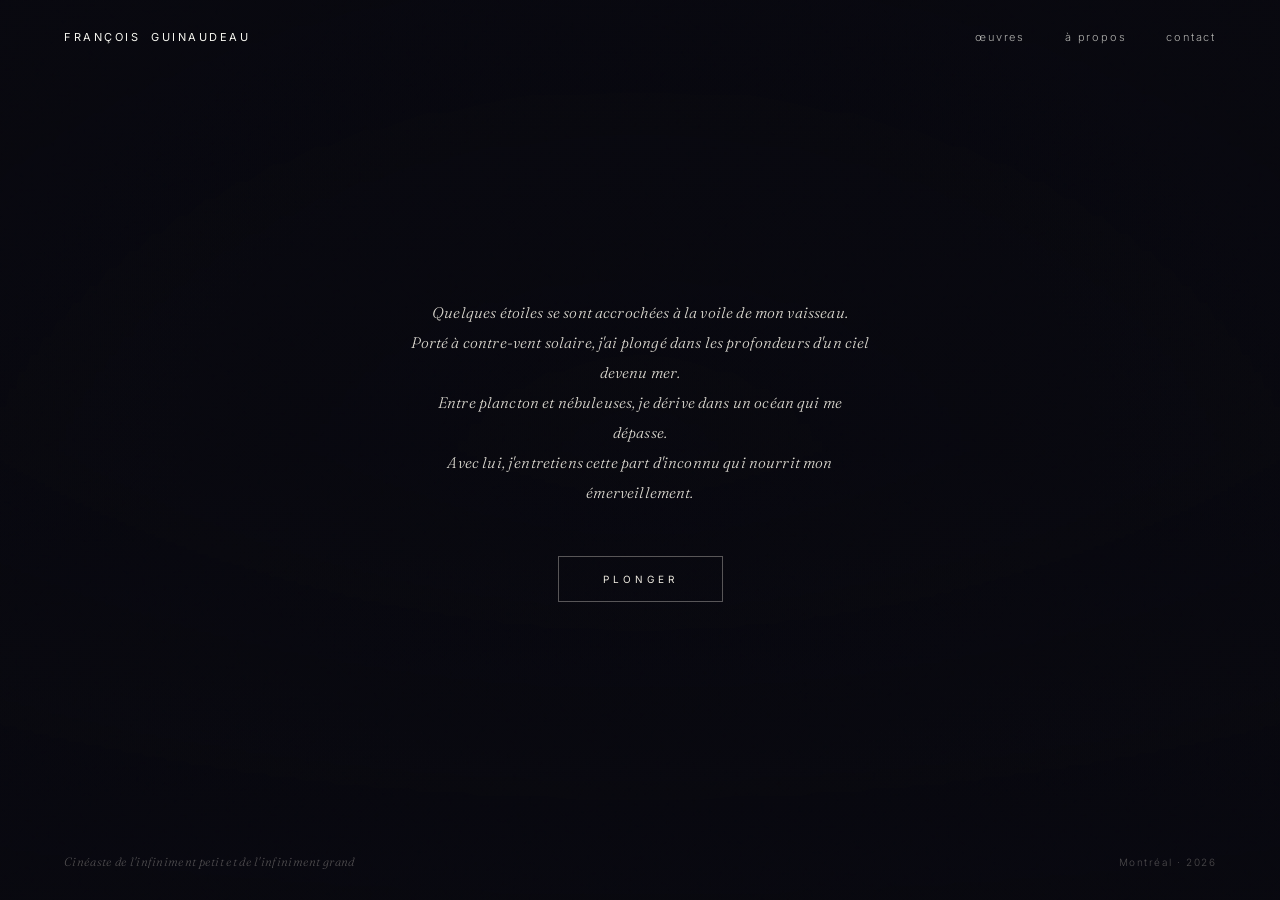
<file: index.html>
<!DOCTYPE html>
<html lang="fr">
<head>
<meta charset="UTF-8">
<meta name="viewport" content="width=device-width, initial-scale=1.0">
<title>François Guinaudeau</title>
<meta name="description" content="Cinéaste immersif de l'infiniment petit et de l'infiniment grand.">
<link rel="preconnect" href="https://fonts.googleapis.com">
<link rel="preconnect" href="https://fonts.gstatic.com" crossorigin>
<link href="https://fonts.googleapis.com/css2?family=Fraunces:ital,opsz,wght@0,9..144,300;0,9..144,400;1,9..144,300;1,9..144,400&family=Inter:wght@200;300;400&display=swap" rel="stylesheet">
<link rel="stylesheet" href="style.css">
</head>
<body class="home">

<div class="hero-video">
  <iframe
    src="https://player.vimeo.com/video/1059870791?background=1&autoplay=1&loop=1&byline=0&title=0&muted=1"
    frameborder="0"
    allow="autoplay; fullscreen"
    allowfullscreen></iframe>
  <div class="hero-overlay"></div>
  <div class="grain"></div>
</div>

<header class="nav">
  <a href="index.html" class="nav-logo">FRANÇOIS&nbsp;&nbsp;GUINAUDEAU</a>
  <nav class="nav-links">
    <a href="oeuvres.html">œuvres</a>
    <a href="a-propos.html">à propos</a>
    <a href="contact.html">contact</a>
  </nav>
  <button class="nav-toggle" aria-label="Menu">
    <span></span><span></span><span></span>
  </button>
</header>

<main class="hero-content">
  <p class="hero-poem">
    Quelques étoiles se sont accrochées à la voile de mon vaisseau.<br>
    Porté à contre-vent solaire, j'ai plongé dans les profondeurs d'un ciel devenu mer.<br>
    Entre plancton et nébuleuses, je dérive dans un océan qui me dépasse.<br>
    Avec lui, j'entretiens cette part d'inconnu qui nourrit mon émerveillement.
  </p>
  <a href="oeuvres.html" class="hero-cta">Plonger</a>
</main>

<div class="hero-footer">
  <span class="hero-tagline">Cinéaste de l'infiniment petit et de l'infiniment grand</span>
  <span class="hero-location">Montréal · 2026</span>
</div>

<script src="script.js"></script>
</body>
</html>
</file>
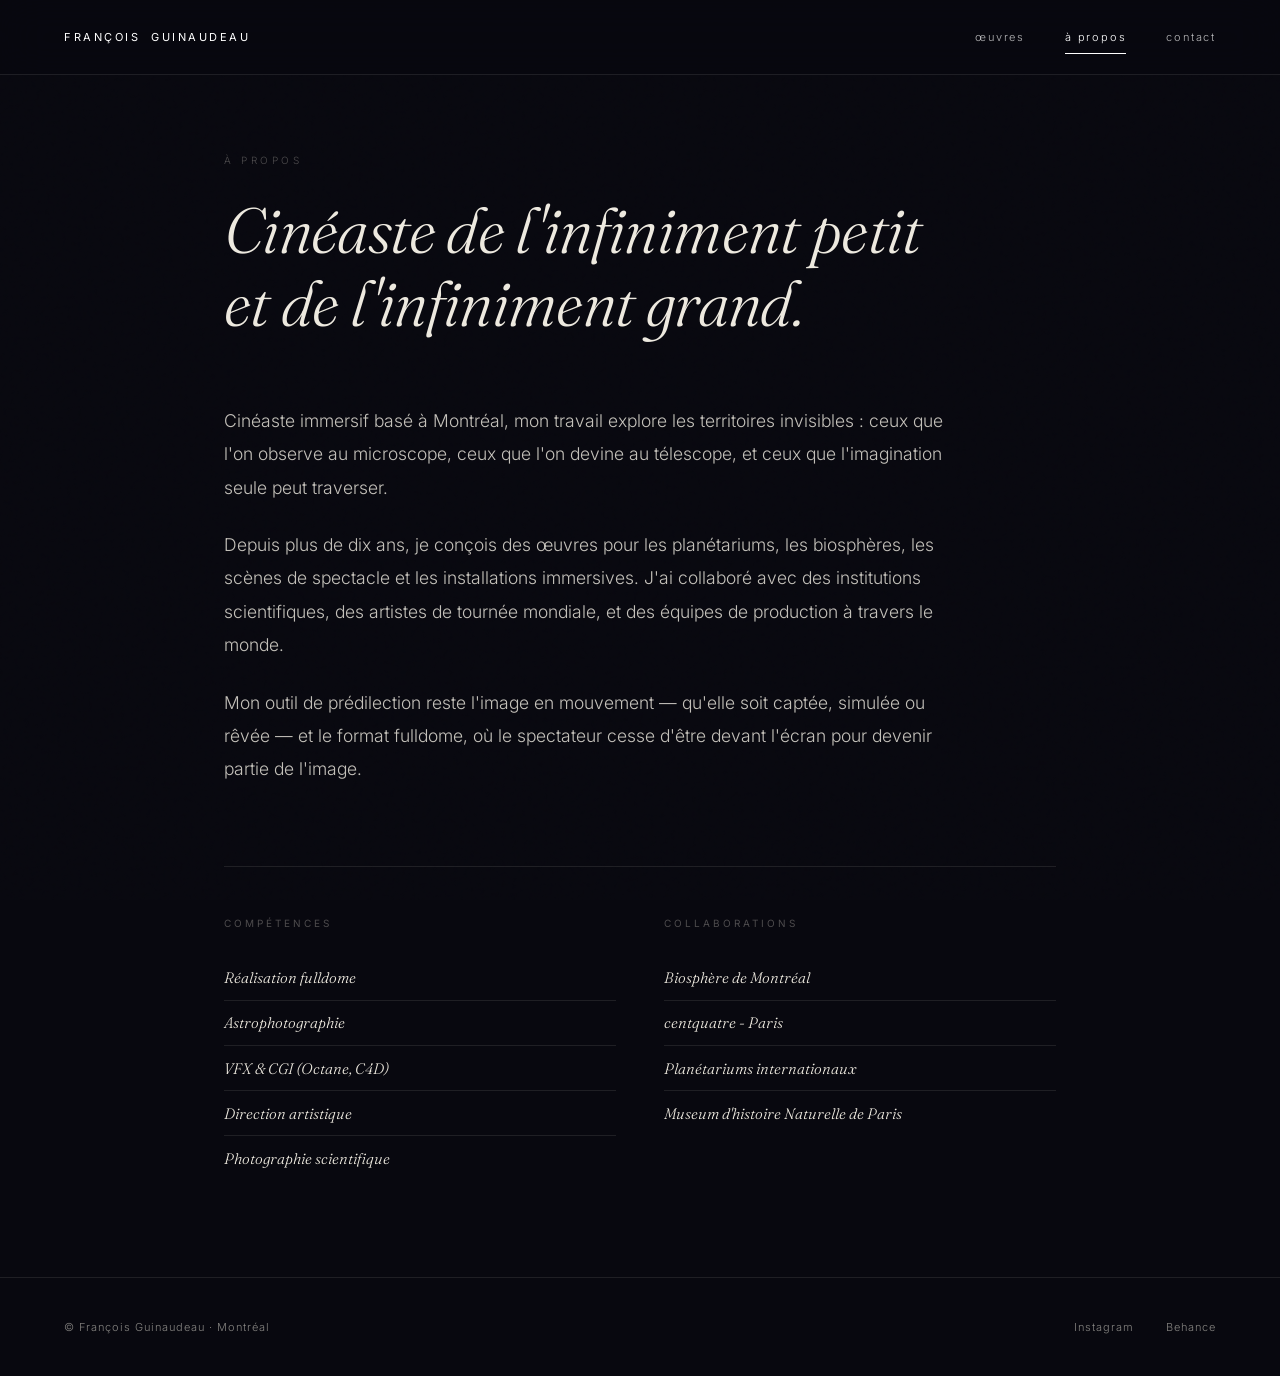
<file: a-propos.html>
<!DOCTYPE html>
<html lang="fr">
<head>
<meta charset="UTF-8">
<meta name="viewport" content="width=device-width, initial-scale=1.0">
<title>À propos — François Guinaudeau</title>
<link rel="preconnect" href="https://fonts.googleapis.com">
<link rel="preconnect" href="https://fonts.gstatic.com" crossorigin>
<link href="https://fonts.googleapis.com/css2?family=Fraunces:ital,opsz,wght@0,9..144,300;0,9..144,400;1,9..144,300;1,9..144,400&family=Inter:wght@200;300;400&display=swap" rel="stylesheet">
<link rel="stylesheet" href="style.css">
</head>
<body class="page">

<div class="grain grain-page"></div>

<header class="nav nav-page">
  <a href="index.html" class="nav-logo">FRANÇOIS&nbsp;&nbsp;GUINAUDEAU</a>
  <nav class="nav-links">
    <a href="oeuvres.html">œuvres</a>
    <a href="a-propos.html" class="active">à propos</a>
    <a href="contact.html">contact</a>
  </nav>
  <button class="nav-toggle" aria-label="Menu">
    <span></span><span></span><span></span>
  </button>
</header>

<main class="about">
  <div class="about-inner">
    <p class="about-eyebrow">À propos</p>
    <h1><em>Cinéaste de l'infiniment petit<br>et de l'infiniment grand.</em></h1>

    <div class="about-text">
      <p>
       Cinéaste immersif basé à Montréal, mon travail explore les territoires invisibles : ceux que l'on observe au microscope, ceux que l'on devine au télescope, et ceux que l'imagination seule peut traverser.
      </p>
      <p>
        Depuis plus de dix ans, je conçois des œuvres pour les planétariums, les biosphères, les scènes de spectacle et les installations immersives. J'ai collaboré avec des institutions scientifiques, des artistes de tournée mondiale, et des équipes de production à travers le monde.
      </p>
      <p>
        Mon outil de prédilection reste l'image en mouvement — qu'elle soit captée, simulée ou rêvée — et le format fulldome, où le spectateur cesse d'être devant l'écran pour devenir partie de l'image.
      </p>
    </div>

    <div class="about-meta">
      <div>
        <h3>Compétences</h3>
        <ul>
          <li>Réalisation fulldome</li>
          <li>Astrophotographie</li>
          <li>VFX & CGI (Octane, C4D)</li>
          <li>Direction artistique</li>
          <li>Photographie scientifique</li>
        </ul>
      </div>
      <div>
        <h3>Collaborations</h3>
        <ul>
          <li>Biosphère de Montréal</li>
          <li>centquatre - Paris</li>
          <li>Planétariums internationaux</li>
          <li>Museum d'histoire Naturelle de Paris</li>
        </ul>
      </div>
    </div>
  </div>
</main>

<footer class="footer">
  <div class="footer-inner">
    <p>© François Guinaudeau · Montréal</p>
    <div class="footer-links">
      <a href="https://www.instagram.com/francois.guinaudeau/" target="_blank" rel="noopener">Instagram</a>
      <a href="https://www.behance.net/guino" target="_blank" rel="noopener">Behance</a>
    </div>
  </div>
</footer>

<script src="script.js"></script>
</body>
</html>
</file>
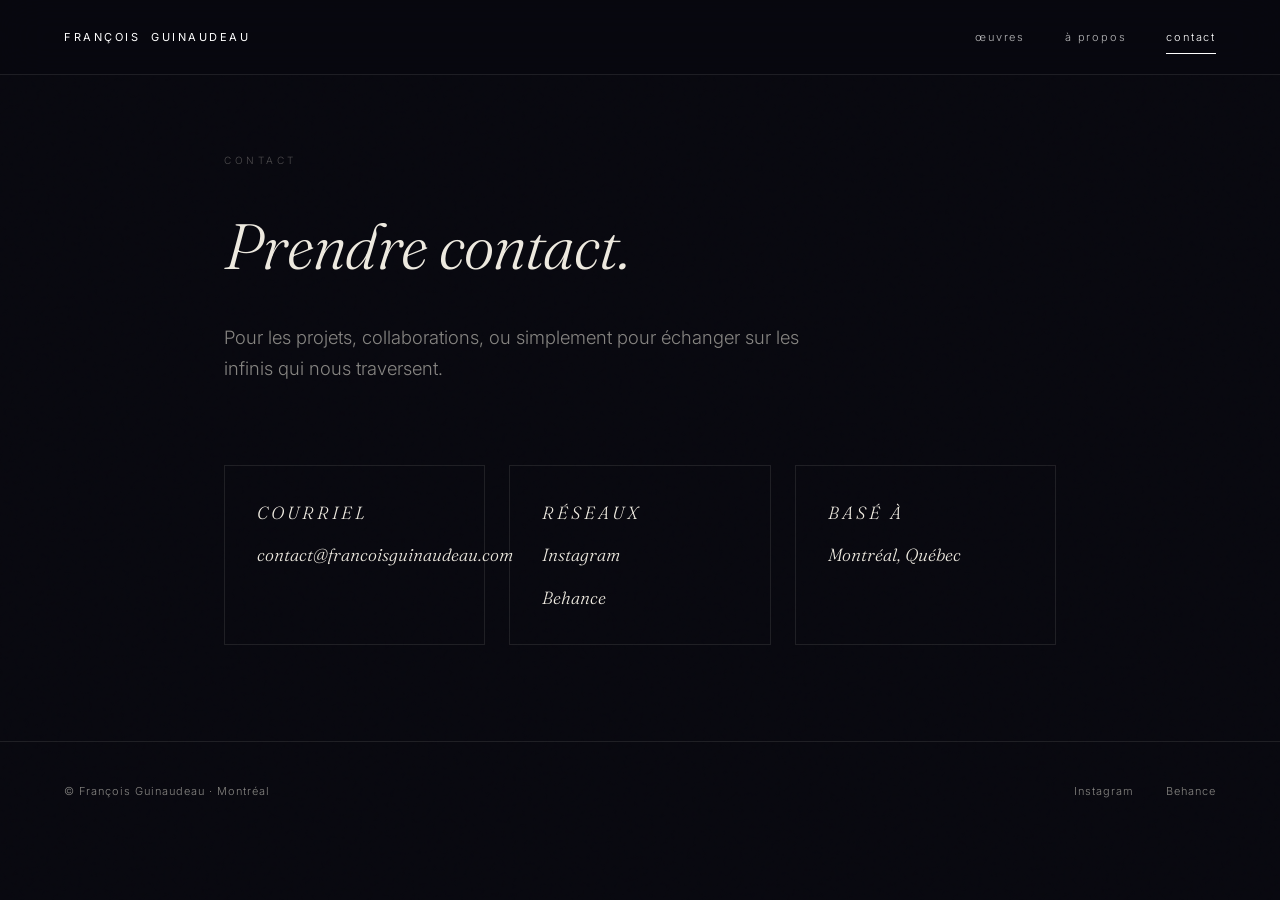
<file: contact.html>
<!DOCTYPE html>
<html lang="fr">
<head>
<meta charset="UTF-8">
<meta name="viewport" content="width=device-width, initial-scale=1.0">
<title>Contact — François Guinaudeau</title>
<link rel="preconnect" href="https://fonts.googleapis.com">
<link rel="preconnect" href="https://fonts.gstatic.com" crossorigin>
<link href="https://fonts.googleapis.com/css2?family=Fraunces:ital,opsz,wght@0,9..144,300;0,9..144,400;1,9..144,300;1,9..144,400&family=Inter:wght@200;300;400&display=swap" rel="stylesheet">
<link rel="stylesheet" href="style.css">
</head>
<body class="page">

<div class="grain grain-page"></div>

<header class="nav nav-page">
  <a href="index.html" class="nav-logo">FRANÇOIS&nbsp;&nbsp;GUINAUDEAU</a>
  <nav class="nav-links">
    <a href="oeuvres.html">œuvres</a>
    <a href="a-propos.html">à propos</a>
    <a href="contact.html" class="active">contact</a>
  </nav>
  <button class="nav-toggle" aria-label="Menu">
    <span></span><span></span><span></span>
  </button>
</header>

<main class="contact">
  <div class="contact-inner">
    <p class="contact-eyebrow">Contact</p>
    <h1><em>Prendre contact.</em></h1>
    <p class="contact-lead">
      Pour les projets, collaborations, ou simplement pour échanger sur les infinis qui nous traversent.
    </p>

    <div class="contact-grid">
      <div class="contact-card">
        <p class="contact-label">COURRIEL</p>
        <a href="mailto:contact@francoisguinaudeau.com">contact@francoisguinaudeau.com</a>
      </div>

      <div class="contact-card">
        <p class="contact-label">RÉSEAUX</p>
        <a href="https://www.instagram.com/francois.guinaudeau/" target="_blank" rel="noopener">Instagram</a>
        <a href="https://www.behance.net/guino" target="_blank" rel="noopener">Behance</a>
      </div>

      <div class="contact-card">
        <p class="contact-label">BASÉ À</p>
        <p>Montréal, Québec</p>
      </div>
    </div>
  </div>
</main>

<footer class="footer">
  <div class="footer-inner">
    <p>© François Guinaudeau · Montréal</p>
    <div class="footer-links">
      <a href="https://www.instagram.com/francois.guinaudeau/" target="_blank" rel="noopener">Instagram</a>
      <a href="https://www.behance.net/guino" target="_blank" rel="noopener">Behance</a>
    </div>
  </div>
</footer>

<script src="script.js"></script>
</body>
</html>
</file>
<file: style.css>
/* === RESET === */
*, *::before, *::after { box-sizing: border-box; margin: 0; padding: 0; }

:root {
  /* Noir bleuté plus profond, rappelle le ciel astronomique */
  --bg: #08080f;
  --bg-soft: #10101a;
  --bg-elevated: #14141f;

  /* Blanc cassé, légèrement chaud */
  --text: #ede9df;
  --text-muted: rgba(237, 233, 223, 0.55);
  --text-dim: rgba(237, 233, 223, 0.3);
  --text-faint: rgba(237, 233, 223, 0.15);

  --border: rgba(237, 233, 223, 0.1);
  --border-strong: rgba(237, 233, 223, 0.2);

  /* Typographie */
  --font-sans: 'Inter', -apple-system, BlinkMacSystemFont, sans-serif;
  --font-serif: 'Fraunces', Georgia, serif;

  --max-width: 1400px;
  --gutter: clamp(1.5rem, 5vw, 4rem);

  /* Transitions lentes et contemplatives */
  --ease-out: cubic-bezier(0.22, 1, 0.36, 1);
  --duration: 800ms;
}

html { scroll-behavior: smooth; }

body {
  background: var(--bg);
  color: var(--text);
  font-family: var(--font-sans);
  font-weight: 300;
  line-height: 1.65;
  -webkit-font-smoothing: antialiased;
  -moz-osx-font-smoothing: grayscale;
  min-height: 100vh;
  overflow-x: hidden;
}

a {
  color: inherit;
  text-decoration: none;
  transition: opacity var(--duration) var(--ease-out), color var(--duration) var(--ease-out);
}
a:hover { opacity: 0.6; }

img { max-width: 100%; height: auto; display: block; }

em { font-style: italic; }

/* === GRAIN — texture pellicule === */
.grain {
  position: fixed;
  inset: 0;
  pointer-events: none;
  z-index: 50;
  opacity: 0.08;
  mix-blend-mode: overlay;
  background-image: url("data:image/svg+xml,%3Csvg viewBox='0 0 200 200' xmlns='http://www.w3.org/2000/svg'%3E%3Cfilter id='n'%3E%3CfeTurbulence type='fractalNoise' baseFrequency='0.85' numOctaves='3' stitchTiles='stitch'/%3E%3C/filter%3E%3Crect width='100%25' height='100%25' filter='url(%23n)'/%3E%3C/svg%3E");
}

.grain-page {
  position: fixed;
  opacity: 0.04;
}

/* === NAVIGATION === */
.nav {
  position: fixed;
  top: 0;
  left: 0;
  right: 0;
  z-index: 100;
  display: flex;
  justify-content: space-between;
  align-items: center;
  padding: 1.75rem var(--gutter);
  background: transparent;
  transition: background var(--duration) var(--ease-out);
  mix-blend-mode: difference;
}

.nav-page,
.nav-project {
  mix-blend-mode: normal;
  background: rgba(8, 8, 15, 0.7);
  backdrop-filter: blur(20px) saturate(120%);
  -webkit-backdrop-filter: blur(20px) saturate(120%);
  border-bottom: 1px solid var(--border);
}

.nav-project {
  background: transparent;
  border-bottom: none;
  backdrop-filter: none;
}

.nav-project.scrolled {
  background: rgba(8, 8, 15, 0.85);
  backdrop-filter: blur(20px) saturate(120%);
  -webkit-backdrop-filter: blur(20px) saturate(120%);
  border-bottom: 1px solid var(--border);
}

.nav-logo {
  font-size: 11px;
  letter-spacing: 2.5px;
  font-weight: 400;
  color: #fff;
}

.nav-links {
  display: flex;
  gap: 2.5rem;
}

.nav-links a {
  font-size: 11px;
  letter-spacing: 1.8px;
  color: #fff;
  position: relative;
  opacity: 0.7;
}

.nav-links a:hover { opacity: 1; }

.nav-links a.active {
  opacity: 1;
}

.nav-links a.active::after {
  content: '';
  position: absolute;
  bottom: -8px;
  left: 0;
  right: 0;
  height: 1px;
  background: currentColor;
}

.nav-toggle {
  display: none;
  background: none;
  border: none;
  cursor: pointer;
  padding: 0.5rem;
  flex-direction: column;
  gap: 4px;
}

.nav-toggle span {
  display: block;
  width: 22px;
  height: 1px;
  background: currentColor;
  transition: transform 0.4s var(--ease-out), opacity 0.4s var(--ease-out);
}

/* === HOME — message perdu en mer === */
body.home { overflow: hidden; height: 100vh; }

.hero-video {
  position: fixed;
  top: 0; left: 0;
  width: 100vw; height: 100vh;
  z-index: 1;
  overflow: hidden;
  background: var(--bg);
}

.hero-video iframe {
  position: absolute;
  top: 50%; left: 50%;
  width: 100vw; height: 56.25vw;
  min-height: 100vh;
  min-width: 177.77vh;
  transform: translate(-50%, -50%);
  border: 0;
  pointer-events: none;
}

.hero-overlay {
  position: absolute;
  inset: 0;
  background:
    radial-gradient(ellipse at center, rgba(8,8,15,0.3) 0%, rgba(8,8,15,0.7) 100%),
    linear-gradient(180deg, rgba(8,8,15,0.5) 0%, rgba(8,8,15,0.4) 50%, rgba(8,8,15,0.85) 100%);
}

.hero-content {
  position: relative;
  z-index: 10;
  height: 100vh;
  display: flex;
  flex-direction: column;
  align-items: center;
  justify-content: center;
  text-align: center;
  padding: 0 var(--gutter);
}

/* Texte plus serré, plus petit, "message perdu en mer" */
.hero-poem {
  font-family: var(--font-serif);
  font-weight: 300;
  font-style: italic;
  font-size: clamp(0.95rem, 1.2vw, 1.1rem);
  line-height: 1.95;
  max-width: 460px;
  margin-bottom: 3rem;
  color: rgba(237, 233, 223, 0.92);
  letter-spacing: 0.01em;
  animation: fadeUp 2s var(--ease-out);
}

.hero-cta {
  display: inline-block;
  padding: 0.85rem 2.75rem;
  border: 1px solid rgba(237, 233, 223, 0.35);
  font-size: 10px;
  letter-spacing: 4px;
  font-weight: 400;
  text-transform: uppercase;
  color: var(--text);
  transition: all var(--duration) var(--ease-out);
  animation: fadeUp 2s var(--ease-out) 0.4s both;
}

.hero-cta:hover {
  background: var(--text);
  color: var(--bg);
  opacity: 1;
  border-color: var(--text);
  letter-spacing: 5px;
}

.hero-footer {
  position: fixed;
  bottom: 1.75rem;
  left: var(--gutter);
  right: var(--gutter);
  z-index: 10;
  display: flex;
  justify-content: space-between;
  align-items: center;
  font-size: 10px;
  letter-spacing: 1.5px;
  color: var(--text-dim);
  animation: fadeUp 2s var(--ease-out) 0.8s both;
}

.hero-tagline {
  font-style: italic;
  font-family: var(--font-serif);
  font-size: 12px;
  letter-spacing: 0.3px;
  text-transform: none;
}

@keyframes fadeUp {
  from { opacity: 0; transform: translateY(15px); }
  to { opacity: 1; transform: translateY(0); }
}

/* === PAGES (œuvres, à propos, contact) === */
body.page { padding-top: 5.5rem; }

/* === ŒUVRES — bandes horizontales === */
.works {
  max-width: var(--max-width);
  margin: 0 auto;
  padding: 4rem var(--gutter) 6rem;
}

.works-header {
  text-align: center;
  margin-bottom: 6rem;
}

.works-eyebrow {
  font-size: 10px;
  letter-spacing: 3.5px;
  color: var(--text-dim);
  text-transform: uppercase;
  margin-bottom: 1.5rem;
}

.works-title {
  font-family: var(--font-serif);
  font-weight: 300;
  font-size: clamp(2rem, 5vw, 4rem);
  line-height: 1.15;
  color: var(--text);
  letter-spacing: -0.01em;
}

.works-list {
  display: flex;
  flex-direction: column;
  border-top: 1px solid var(--border);
}

.work-row {
  display: grid;
  grid-template-columns: 60px 2fr 1.5fr 40px;
  align-items: center;
  gap: 2.5rem;
  padding: 2rem 0;
  border-bottom: 1px solid var(--border);
  position: relative;
  transition: opacity var(--duration) var(--ease-out);
}

.work-row:hover { opacity: 1; }

.work-num {
  font-family: var(--font-serif);
  font-style: italic;
  font-size: 14px;
  color: var(--text-dim);
  letter-spacing: 0.5px;
  transition: color var(--duration) var(--ease-out);
}

.work-row:hover .work-num { color: var(--text); }

.work-media {
  position: relative;
  overflow: hidden;
  aspect-ratio: 21/9;
  width: 100%;
}

.work-thumb {
  position: absolute;
  inset: 0;
  background-size: cover;
  background-position: center;
  transition: transform 1.2s var(--ease-out), filter 1.2s var(--ease-out);
  filter: grayscale(20%) brightness(0.85);
}

.work-row:hover .work-thumb {
  transform: scale(1.05);
  filter: grayscale(0%) brightness(1);
}

.work-info {
  display: flex;
  flex-direction: column;
  gap: 0.5rem;
}

.work-title {
  font-family: var(--font-serif);
  font-weight: 300;
  font-size: clamp(1.4rem, 2.2vw, 1.85rem);
  line-height: 1.2;
  color: var(--text);
  letter-spacing: -0.01em;
  transition: transform var(--duration) var(--ease-out);
}

.work-row:hover .work-title {
  transform: translateX(8px);
}

.work-meta {
  font-size: 12px;
  letter-spacing: 0.5px;
  color: var(--text-muted);
}

.work-arrow {
  font-size: 18px;
  color: var(--text-dim);
  transition: transform var(--duration) var(--ease-out), color var(--duration) var(--ease-out);
  text-align: right;
}

.work-row:hover .work-arrow {
  transform: translateX(8px);
  color: var(--text);
}

/* === PROJET — Hero plein écran + scroll éditorial === */
body.project-page { padding-top: 0; }

.project-hero {
  position: relative;
  width: 100%;
  height: 100vh;
  min-height: 600px;
  overflow: hidden;
}

.project-hero-media {
  position: absolute;
  inset: 0;
}

.project-hero-media img {
  width: 100%;
  height: 100%;
  object-fit: cover;
  filter: brightness(0.65);
}

.project-hero-overlay {
  position: absolute;
  inset: 0;
  background:
    linear-gradient(180deg,
      rgba(8,8,15,0.5) 0%,
      rgba(8,8,15,0.2) 30%,
      rgba(8,8,15,0.4) 70%,
      rgba(8,8,15,0.95) 100%);
}

.project-hero-content {
  position: absolute;
  left: 0;
  right: 0;
  bottom: 12vh;
  text-align: center;
  padding: 0 var(--gutter);
  z-index: 5;
  animation: fadeUp 1.8s var(--ease-out);
}

.project-eyebrow {
  font-size: 10px;
  letter-spacing: 4px;
  color: rgba(237, 233, 223, 0.7);
  text-transform: uppercase;
  margin-bottom: 1.5rem;
}

.project-hero-title {
  font-family: var(--font-serif);
  font-weight: 300;
  font-size: clamp(2.5rem, 7vw, 5.5rem);
  line-height: 1.05;
  color: #fff;
  letter-spacing: -0.02em;
  margin-bottom: 1.5rem;
}

.project-hero-tagline {
  font-family: var(--font-serif);
  font-style: italic;
  font-weight: 300;
  font-size: clamp(1rem, 1.3vw, 1.2rem);
  color: rgba(237, 233, 223, 0.85);
  max-width: 540px;
  margin: 0 auto;
  line-height: 1.7;
}

.project-scroll-hint {
  position: absolute;
  bottom: 2rem;
  left: 50%;
  transform: translateX(-50%);
  z-index: 5;
  font-size: 9px;
  letter-spacing: 3px;
  color: rgba(237, 233, 223, 0.5);
  animation: fadeUp 2s var(--ease-out) 1s both, pulse 3s ease-in-out 2s infinite;
}

@keyframes pulse {
  0%, 100% { opacity: 0.5; transform: translate(-50%, 0); }
  50% { opacity: 1; transform: translate(-50%, 4px); }
}

/* Contenu éditorial du projet */
.project-content {
  position: relative;
  background: var(--bg);
  padding: 6rem var(--gutter) 4rem;
}

.project-intro-block {
  max-width: 800px;
  margin: 0 auto 5rem;
  text-align: center;
}

.project-intro {
  font-family: var(--font-serif);
  font-style: italic;
  font-weight: 300;
  font-size: clamp(1.4rem, 2.2vw, 1.85rem);
  line-height: 1.55;
  color: var(--text);
  letter-spacing: -0.005em;
}

.project-body {
  max-width: 680px;
  margin: 0 auto 5rem;
  font-size: 1.05rem;
  line-height: 1.85;
  color: rgba(237, 233, 223, 0.82);
  font-weight: 300;
}

.project-body p { margin-bottom: 1.5rem; }

.project-body h2 {
  font-family: var(--font-serif);
  font-weight: 300;
  font-style: italic;
  font-size: 1.65rem;
  margin: 3rem 0 1.25rem;
  color: var(--text);
  letter-spacing: -0.01em;
}

.project-video {
  position: relative;
  max-width: 1200px;
  margin: 0 auto 5rem;
  width: 100%;
  aspect-ratio: 16/9;
  background: var(--bg-soft);
}

.project-video iframe {
  position: absolute;
  inset: 0;
  width: 100%;
  height: 100%;
  border: 0;
}

.project-gallery {
  display: grid;
  gap: 2rem;
  margin: 0 auto 5rem;
  max-width: 1200px;
}

.project-gallery img {
  width: 100%;
}

.project-meta {
  max-width: 1000px;
  margin: 0 auto;
  display: grid;
  grid-template-columns: repeat(auto-fit, minmax(160px, 1fr));
  gap: 2rem 3rem;
  padding: 3rem 0;
  border-top: 1px solid var(--border);
  border-bottom: 1px solid var(--border);
}

.project-meta div {
  display: flex;
  flex-direction: column;
  gap: 0.4rem;
}

.project-meta span {
  font-size: 9px;
  letter-spacing: 2.5px;
  color: var(--text-dim);
  text-transform: uppercase;
}

.project-meta strong {
  font-weight: 300;
  font-size: 14px;
  color: var(--text);
  font-family: var(--font-serif);
  font-style: italic;
}

/* Navigation entre projets */
.project-nav {
  max-width: var(--max-width);
  margin: 0 auto;
  padding: 4rem var(--gutter);
  display: grid;
  grid-template-columns: 1fr auto 1fr;
  gap: 2rem;
  align-items: center;
}

.project-nav-link {
  display: flex;
  flex-direction: column;
  gap: 0.5rem;
}

.project-nav-link.next { text-align: right; align-items: flex-end; }

.project-nav-label {
  font-size: 10px;
  letter-spacing: 2px;
  color: var(--text-dim);
  text-transform: uppercase;
}

.project-nav-title {
  font-family: var(--font-serif);
  font-style: italic;
  font-size: 1.35rem;
  color: var(--text);
  line-height: 1.2;
}

.project-nav-all {
  font-size: 11px;
  letter-spacing: 2.5px;
  text-transform: uppercase;
  color: var(--text-muted);
  padding: 0 1rem;
}

/* === À PROPOS === */
.about {
  max-width: 960px;
  margin: 0 auto;
  padding: 4rem var(--gutter) 6rem;
}

.about-eyebrow {
  font-size: 10px;
  letter-spacing: 3.5px;
  color: var(--text-dim);
  text-transform: uppercase;
  margin-bottom: 1.5rem;
}

.about-inner h1 {
  font-family: var(--font-serif);
  font-weight: 300;
  font-size: clamp(2.25rem, 5vw, 4rem);
  line-height: 1.15;
  margin-bottom: 4rem;
  color: var(--text);
  letter-spacing: -0.01em;
}

.about-text {
  font-size: 1.1rem;
  line-height: 1.9;
  color: rgba(237, 233, 223, 0.82);
  margin-bottom: 5rem;
  max-width: 720px;
  font-weight: 300;
}

.about-text p { margin-bottom: 1.5rem; }

.about-meta {
  display: grid;
  grid-template-columns: repeat(auto-fit, minmax(240px, 1fr));
  gap: 3rem;
  padding-top: 3rem;
  border-top: 1px solid var(--border);
}

.about-meta h3 {
  font-size: 10px;
  letter-spacing: 3px;
  color: var(--text-dim);
  font-weight: 400;
  margin-bottom: 1.5rem;
  text-transform: uppercase;
}

.about-meta ul {
  list-style: none;
}

.about-meta li {
  padding: 0.6rem 0;
  font-size: 0.95rem;
  color: var(--text);
  border-bottom: 1px solid var(--border);
  font-family: var(--font-serif);
  font-style: italic;
  font-weight: 300;
}

.about-meta li:last-child { border-bottom: none; }

/* === CONTACT === */
.contact {
  max-width: 960px;
  margin: 0 auto;
  padding: 4rem var(--gutter) 6rem;
}

.contact-eyebrow {
  font-size: 10px;
  letter-spacing: 3.5px;
  color: var(--text-dim);
  text-transform: uppercase;
  margin-bottom: 1.5rem;
}

.contact-inner h1 {
  font-family: var(--font-serif);
  font-weight: 300;
  font-size: clamp(2.25rem, 5vw, 4rem);
  margin-bottom: 1.5rem;
  color: var(--text);
  letter-spacing: -0.01em;
}

.contact-lead {
  font-size: 1.15rem;
  line-height: 1.7;
  color: var(--text-muted);
  margin-bottom: 5rem;
  max-width: 580px;
  font-weight: 300;
}

.contact-grid {
  display: grid;
  grid-template-columns: repeat(auto-fit, minmax(240px, 1fr));
  gap: 1.5rem;
}

.contact-card {
  padding: 2rem;
  border: 1px solid var(--border);
  display: flex;
  flex-direction: column;
  gap: 0.85rem;
  transition: border-color var(--duration) var(--ease-out);
}

.contact-card:hover {
  border-color: var(--border-strong);
}

.contact-label {
  font-size: 10px;
  letter-spacing: 3px;
  color: var(--text-dim);
  text-transform: uppercase;
}

.contact-card a,
.contact-card p {
  font-family: var(--font-serif);
  font-style: italic;
  font-size: 1.1rem;
  color: var(--text);
  font-weight: 300;
}

/* === FOOTER === */
.footer {
  border-top: 1px solid var(--border);
  padding: 2.5rem var(--gutter);
  background: var(--bg);
}

.footer-inner {
  max-width: var(--max-width);
  margin: 0 auto;
  display: flex;
  justify-content: space-between;
  align-items: center;
  font-size: 11px;
  color: var(--text-muted);
  letter-spacing: 1px;
}

.footer-links {
  display: flex;
  gap: 2rem;
}

/* === RESPONSIVE === */
@media (max-width: 900px) {
  .work-row {
    grid-template-columns: 40px 1fr 30px;
    gap: 1.25rem;
    padding: 1.5rem 0;
  }

  .work-media {
    grid-column: 1 / -1;
    aspect-ratio: 16/9;
    margin-top: 0.5rem;
    order: 3;
  }

  .work-num { order: 1; font-size: 12px; }
  .work-info { order: 2; }
  .work-arrow { order: 4; grid-column: 3; }
}

@media (max-width: 768px) {
  .nav { padding: 1.25rem var(--gutter); }

  .nav-links {
    position: fixed;
    top: 0; right: 0;
    bottom: 0;
    width: 75%;
    max-width: 320px;
    background: rgba(8, 8, 15, 0.97);
    backdrop-filter: blur(20px);
    flex-direction: column;
    justify-content: center;
    align-items: flex-start;
    padding: 0 2.5rem;
    gap: 2.5rem;
    transform: translateX(100%);
    transition: transform 0.5s var(--ease-out);
    border-left: 1px solid var(--border);
  }

  .nav-links.open { transform: translateX(0); }

  .nav-links a { font-size: 14px; letter-spacing: 2px; }

  .nav-toggle { display: flex; }

  .nav-toggle.open span:nth-child(1) { transform: translateY(5px) rotate(45deg); }
  .nav-toggle.open span:nth-child(2) { opacity: 0; }
  .nav-toggle.open span:nth-child(3) { transform: translateY(-5px) rotate(-45deg); }

  .hero-poem { font-size: 0.95rem; line-height: 1.95; max-width: 320px; }
  .hero-footer { font-size: 9px; flex-direction: column; gap: 0.5rem; }
  .hero-tagline { font-size: 11px; text-align: center; }

  .project-nav {
    grid-template-columns: 1fr;
    text-align: center;
    gap: 1.5rem;
  }

  .project-nav-link.next { text-align: center; align-items: center; }

  .footer-inner {
    flex-direction: column;
    gap: 1rem;
    text-align: center;
  }
}
/* ============================================
   PAGE ŒUVRES V3 - Composition asymétrique
   À ajouter à la fin de style.css
   (Remplace l'ancienne section "ŒUVRES" si tu veux)
   ============================================ */

.works-v3 {
  max-width: 1600px;
  margin: 0 auto;
  padding: 4rem var(--gutter) 8rem;
}

/* Le flux des projets : une grille de 12 colonnes invisibles
   pour positionner librement les œuvres */
.works-flow {
  display: grid;
  grid-template-columns: repeat(12, 1fr);
  gap: 6rem 2.5rem;
  margin-top: 5rem;
}

.work-item {
  position: relative;
}

.work-item a {
  display: block;
  position: relative;
}

/* === Tailles des œuvres === */

/* LARGE : presque pleine largeur, centrée */
.work-item[data-size="large"] {
  grid-column: 2 / -2;
}

/* MEDIUM : 7 colonnes sur 12, alignée à gauche ou droite */
.work-item[data-size="medium"][data-align="left"] {
  grid-column: 1 / span 7;
}
.work-item[data-size="medium"][data-align="right"] {
  grid-column: 6 / span 7;
}
.work-item[data-size="medium"][data-align="center"] {
  grid-column: 3 / span 8;
}

/* SMALL : 5 colonnes sur 12, alignée à gauche ou droite */
.work-item[data-size="small"][data-align="left"] {
  grid-column: 1 / span 5;
}
.work-item[data-size="small"][data-align="right"] {
  grid-column: 8 / span 5;
}
.work-item[data-size="small"][data-align="center"] {
  grid-column: 4 / span 6;
}

/* Décalages verticaux pour casser la grille rigide */
.work-item[data-size="small"][data-align="right"] {
  margin-top: 4rem;
}
.work-item[data-size="medium"][data-align="right"] {
  margin-top: 6rem;
}
.work-item[data-size="small"][data-align="left"] {
  margin-top: 2rem;
}

/* === Visuels === */
.work-visual {
  position: relative;
  overflow: hidden;
  background: var(--bg-soft);
}

.work-item[data-size="large"] .work-visual {
  aspect-ratio: 16/9;
}
.work-item[data-size="medium"] .work-visual {
  aspect-ratio: 4/3;
}
.work-item[data-size="small"] .work-visual {
  aspect-ratio: 3/4;
}

.work-visual img {
  width: 100%;
  height: 100%;
  object-fit: cover;
  filter: grayscale(15%) brightness(0.85);
  transition: transform 1.4s var(--ease-out), filter 1.4s var(--ease-out);
}

.work-item a:hover .work-visual img {
  transform: scale(1.04);
  filter: grayscale(0%) brightness(1);
}

/* === Numéro flottant === */
.work-num {
  position: absolute;
  top: -2.5rem;
  left: 0;
  font-family: var(--font-serif);
  font-style: italic;
  font-weight: 300;
  font-size: 14px;
  color: var(--text-dim);
  letter-spacing: 0.5px;
  transition: color var(--duration) var(--ease-out), transform var(--duration) var(--ease-out);
  z-index: 2;
}

/* Le numéro se positionne différemment selon l'alignement */
.work-item[data-align="right"] .work-num {
  left: auto;
  right: 0;
}

.work-item a:hover .work-num {
  color: var(--text);
  transform: translateY(-4px);
}

/* === Caption (titre + métadonnées) === */
.work-caption {
  margin-top: 1.25rem;
  display: flex;
  flex-direction: column;
  gap: 0.4rem;
  transition: transform var(--duration) var(--ease-out);
}

.work-item[data-align="right"] .work-caption {
  text-align: right;
}

.work-item a:hover .work-caption {
  transform: translateX(6px);
}

.work-item[data-align="right"] a:hover .work-caption {
  transform: translateX(-6px);
}

.work-caption h3 {
  font-family: var(--font-serif);
  font-weight: 300;
  font-size: clamp(1.35rem, 2vw, 1.85rem);
  line-height: 1.2;
  color: var(--text);
  letter-spacing: -0.01em;
}

.work-item[data-size="large"] .work-caption h3 {
  font-size: clamp(1.65rem, 2.6vw, 2.4rem);
}

.work-caption p {
  font-size: 12px;
  letter-spacing: 0.5px;
  color: var(--text-muted);
}

/* === Responsive : sur mobile, tout en colonne simple === */
@media (max-width: 900px) {
  .works-flow {
    grid-template-columns: 1fr;
    gap: 4rem 0;
  }

  /* Toutes les œuvres prennent toute la largeur */
  .work-item[data-size="large"],
  .work-item[data-size="medium"][data-align="left"],
  .work-item[data-size="medium"][data-align="right"],
  .work-item[data-size="medium"][data-align="center"],
  .work-item[data-size="small"][data-align="left"],
  .work-item[data-size="small"][data-align="right"],
  .work-item[data-size="small"][data-align="center"] {
    grid-column: 1 / -1;
    margin-top: 0;
  }

  /* Sur mobile, toutes les images en 4/3 pour homogénéité */
  .work-item[data-size="large"] .work-visual,
  .work-item[data-size="medium"] .work-visual,
  .work-item[data-size="small"] .work-visual {
    aspect-ratio: 4/3;
  }

  /* Tout aligné à gauche sur mobile */
  .work-item[data-align="right"] .work-num {
    left: 0;
    right: auto;
  }

  .work-item[data-align="right"] .work-caption {
    text-align: left;
  }

  .work-num {
    top: -2rem;
    font-size: 12px;
  }
}
</file>
